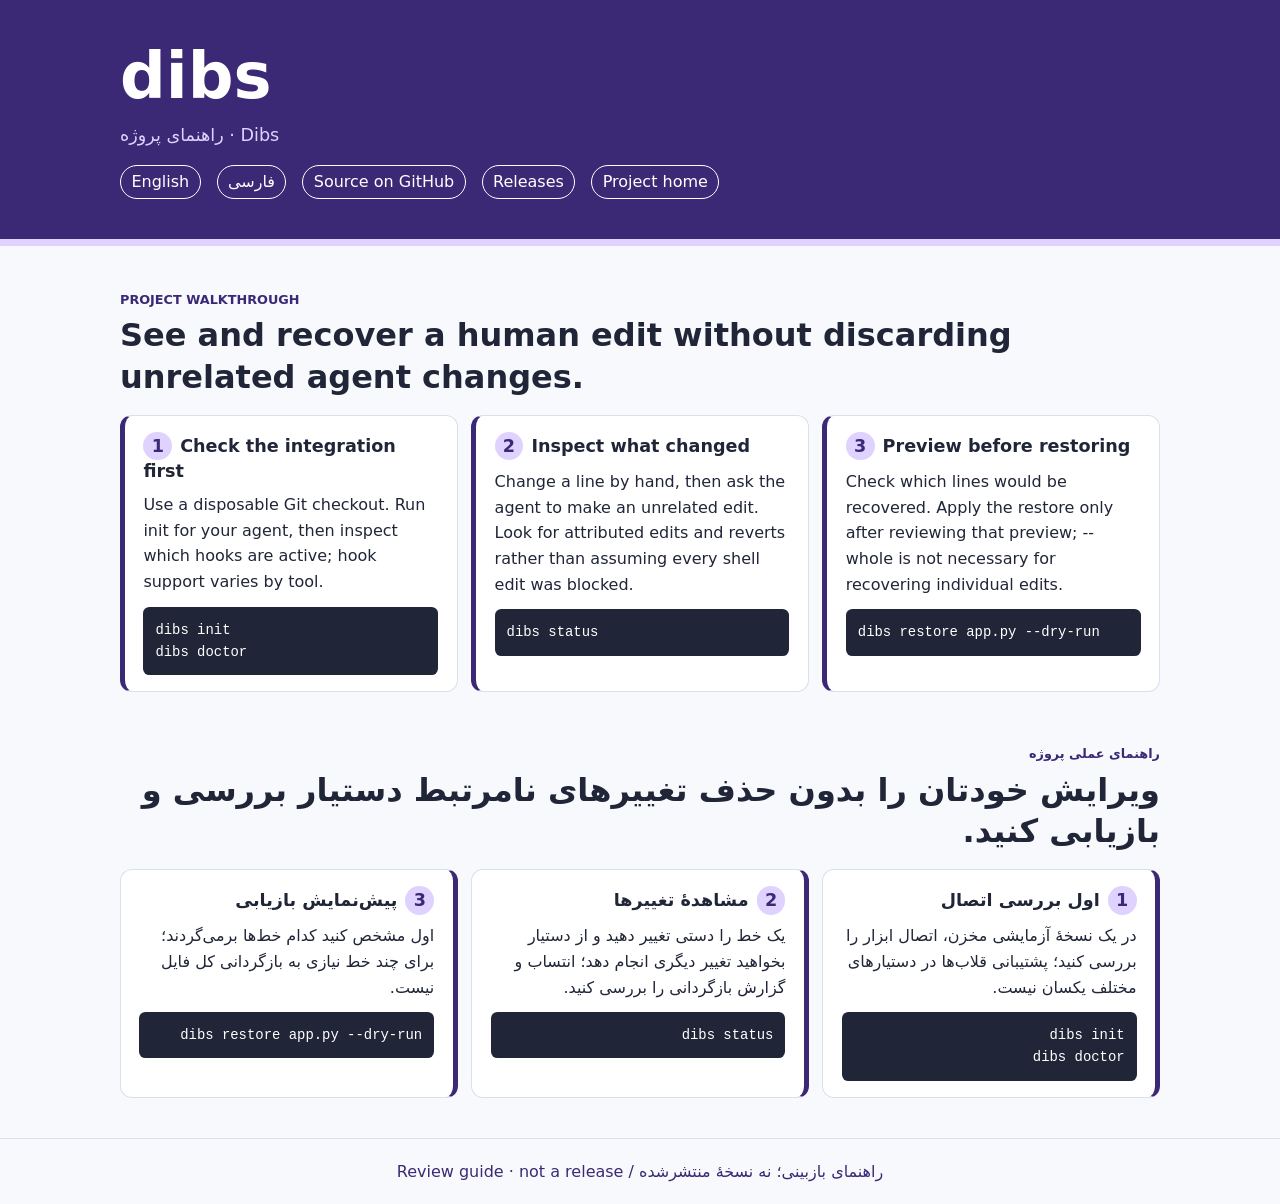
<file: docs/project-guide.html>
<!doctype html>
<html lang="en">
<head>
<meta charset="utf-8">
<meta name="viewport" content="width=device-width, initial-scale=1">
<meta name="description" content="See and recover a human edit without discarding unrelated agent changes.">
<title>dibs · Project guide / راهنمای پروژه</title>
<style>
:root{--ink:#202638;--brand:#3b2976;--pastel:#e0d2ff;font:1rem/1.6 system-ui,sans-serif;color:var(--ink);background:#f7f9fc}
*{box-sizing:border-box}body{margin:0}a{color:inherit}a:focus-visible,pre:focus-visible{outline:3px solid #3569e2;outline-offset:4px}
header{background:var(--brand);color:#fff;padding:2.5rem max(1.25rem,calc((100vw - 65rem)/2));border-bottom:.45rem solid var(--pastel)}
header h1{font-size:clamp(2rem,8vw,4rem);margin:0;overflow-wrap:anywhere;line-height:1.15}header p{color:var(--pastel);margin:.45rem 0 1rem;font-size:1.1rem}
nav{display:flex;flex-wrap:wrap;gap:.6rem 1rem}nav a{padding:.2rem .65rem;border:1px solid currentColor;border-radius:999px;text-decoration:none}
nav a:hover{background:var(--pastel);color:var(--brand)}
main{width:min(65rem,100% - 2.5rem);margin:2.5rem auto}section+section{margin-top:3rem}.intro span{font-size:.8rem;font-weight:700;color:var(--brand)}
h2{font-size:clamp(1.4rem,4vw,2rem);line-height:1.3;margin:.25rem 0 1rem}.steps{padding:0;margin:0;display:grid;gap:.85rem;list-style:none;counter-reset:steps}
.steps li{background:#fff;border:1px solid #d9e0ec;border-inline-start:5px solid var(--brand);border-radius:.75rem;padding:1rem 1.15rem;counter-increment:steps;min-width:0}
h3{margin:0;line-height:1.3;font-size:1.1rem}h3::before{content:counter(steps);display:inline-grid;place-items:center;margin-inline-end:.5rem;background:var(--pastel);color:var(--brand);border-radius:50%;width:1.8rem;height:1.8rem}
p{margin:.55rem 0}pre{overflow:auto;white-space:pre;font-size:.87rem;border-radius:.4rem;background:#202638;color:#fff;padding:.75rem;margin:.75rem 0 0}
footer{padding:1.25rem;text-align:center;color:var(--brand);border-top:1px solid #d9e0ec}
@media(min-width:52rem){.steps{grid-template-columns:repeat(3,minmax(0,1fr))}}
</style>
</head>
<body><header><h1>dibs</h1><p lang="fa" dir="rtl" style="text-align:left">Dibs · راهنمای پروژه</p>
<nav aria-label="Page links"><a href="#en">English</a><a href="#fa" lang="fa">فارسی</a><a href="https://github.com/mrzroot/dibs">Source on GitHub</a><a href="https://github.com/mrzroot/dibs/releases">Releases</a><a href="./index.html">Project home</a></nav>
</header><main><section id="en" lang="en" dir="ltr" aria-labelledby="title-en">
<div class="intro"><span>PROJECT WALKTHROUGH</span><h2 id="title-en">See and recover a human edit without discarding unrelated agent changes.</h2></div>
<ol class="steps"><li><h3>Check the integration first</h3><p>Use a disposable Git checkout. Run init for your agent, then inspect which hooks are active; hook support varies by tool.</p><pre dir="ltr" tabindex="0"><code>dibs init
dibs doctor</code></pre></li>
<li><h3>Inspect what changed</h3><p>Change a line by hand, then ask the agent to make an unrelated edit. Look for attributed edits and reverts rather than assuming every shell edit was blocked.</p><pre dir="ltr" tabindex="0"><code>dibs status</code></pre></li>
<li><h3>Preview before restoring</h3><p>Check which lines would be recovered. Apply the restore only after reviewing that preview; --whole is not necessary for recovering individual edits.</p><pre dir="ltr" tabindex="0"><code>dibs restore app.py --dry-run</code></pre></li></ol>
</section>
<section id="fa" lang="fa" dir="rtl" aria-labelledby="title-fa">
<div class="intro"><span>راهنمای عملی پروژه</span><h2 id="title-fa">ویرایش خودتان را بدون حذف تغییرهای نامرتبط دستیار بررسی و بازیابی کنید.</h2></div>
<ol class="steps"><li><h3>اول بررسی اتصال</h3><p>در یک نسخهٔ آزمایشی مخزن، اتصال ابزار را بررسی کنید؛ پشتیبانی قلاب‌ها در دستیارهای مختلف یکسان نیست.</p><pre dir="ltr" tabindex="0"><code>dibs init
dibs doctor</code></pre></li>
<li><h3>مشاهدهٔ تغییرها</h3><p>یک خط را دستی تغییر دهید و از دستیار بخواهید تغییر دیگری انجام دهد؛ انتساب و گزارش بازگردانی را بررسی کنید.</p><pre dir="ltr" tabindex="0"><code>dibs status</code></pre></li>
<li><h3>پیش‌نمایش بازیابی</h3><p>اول مشخص کنید کدام خط‌ها برمی‌گردند؛ برای چند خط نیازی به بازگردانی کل فایل نیست.</p><pre dir="ltr" tabindex="0"><code>dibs restore app.py --dry-run</code></pre></li></ol>
</section></main>
<footer>Review guide · not a release / <span lang="fa" dir="rtl">راهنمای بازبینی؛ نه نسخهٔ منتشرشده</span></footer></body></html>
</file>
